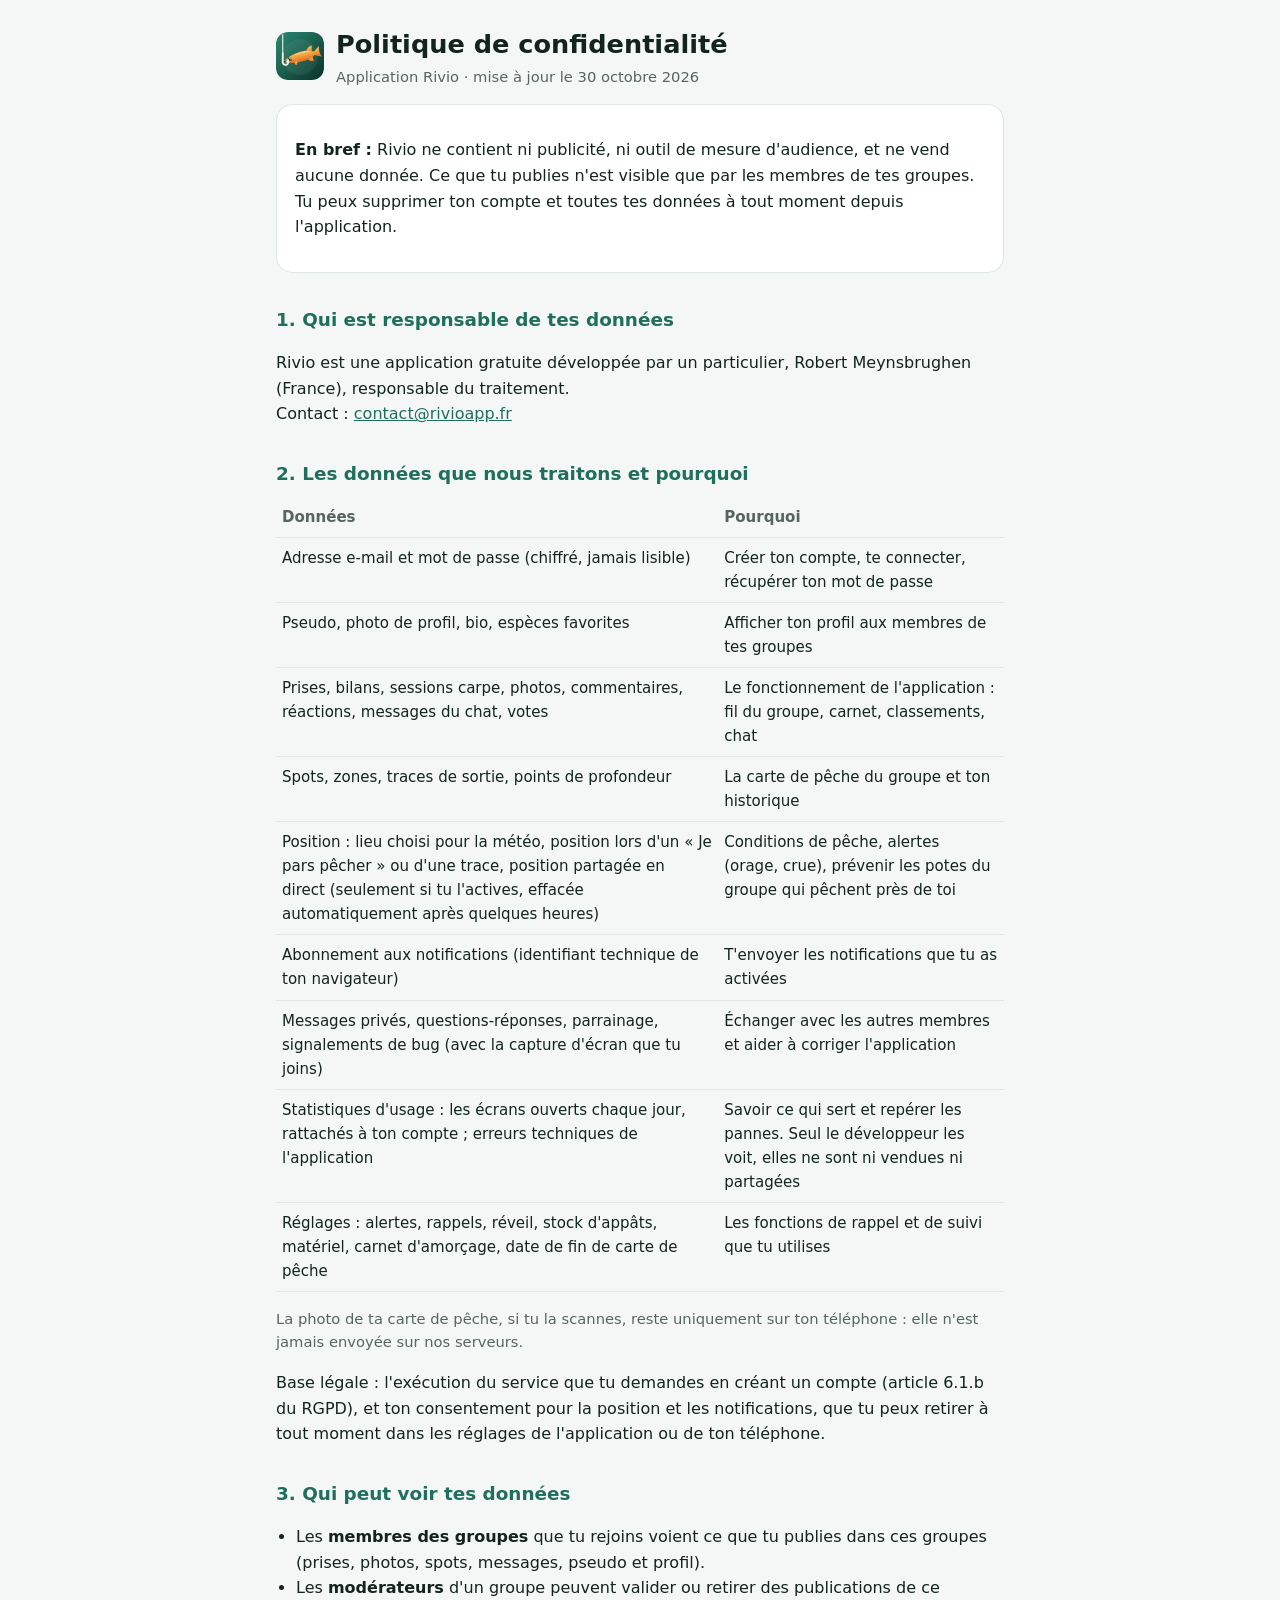
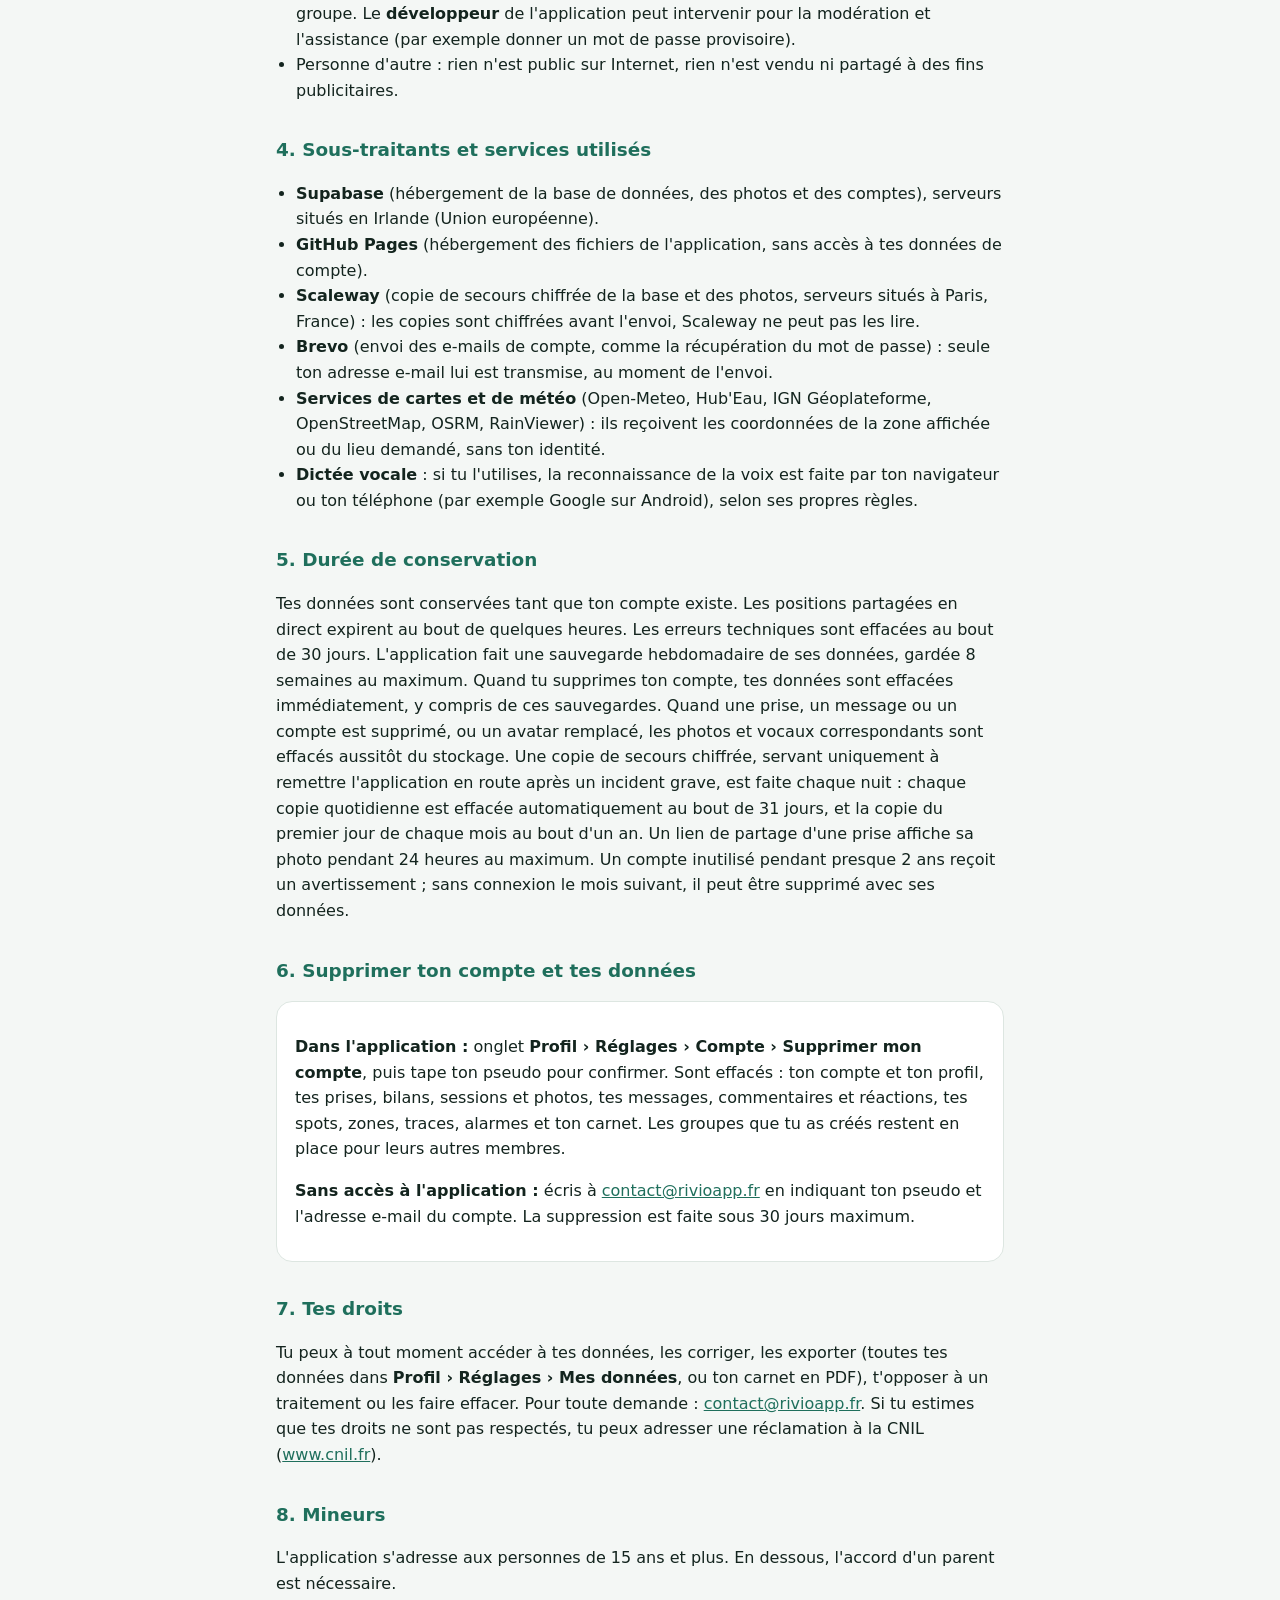
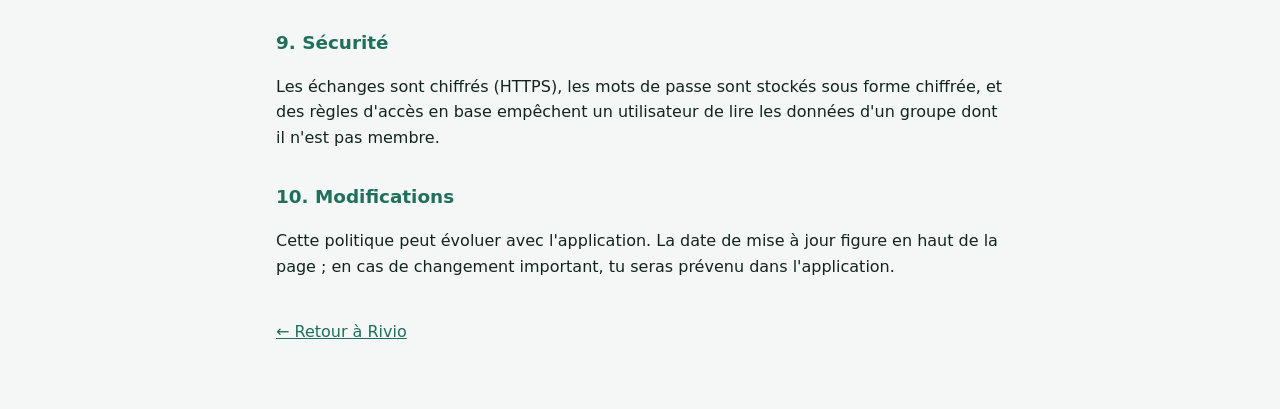
<file: confidentialite.html>
<!doctype html>
<html lang="fr">
<head>
<meta charset="utf-8">
<meta name="viewport" content="width=device-width, initial-scale=1">
<title>Confidentialité · Rivio</title>
<meta name="description" content="Politique de confidentialité de l'application Rivio et suppression de compte.">
<link rel="icon" href="icon-192.png">
<style>
:root{--bg:#f4f7f5;--fg:#13241e;--muted:#56665f;--accent:#1f6f5c;--card:#fff;--line:#dde6e1}
@media (prefers-color-scheme:dark){:root{--bg:#0b1a15;--fg:#e8f0ec;--muted:#9fb2a9;--accent:#5fc3a5;--card:#12251e;--line:#22382f}}
*{box-sizing:border-box}
body{margin:0;background:var(--bg);color:var(--fg);font:16px/1.6 system-ui,-apple-system,"Segoe UI",Roboto,sans-serif}
main{max-width:760px;margin:0 auto;padding:24px 16px 64px}
header{display:flex;align-items:center;gap:12px;margin-bottom:8px}
header img{width:48px;height:48px;border-radius:12px}
h1{font-size:1.6rem;margin:0}
h2{font-size:1.15rem;margin:32px 0 8px;color:var(--accent)}
p,li{color:var(--fg)}
.muted{color:var(--muted);font-size:.92rem}
.card{background:var(--card);border:1px solid var(--line);border-radius:16px;padding:16px 18px;margin:16px 0}
table{width:100%;border-collapse:collapse;font-size:.94rem}
th,td{text-align:left;vertical-align:top;padding:8px 6px;border-bottom:1px solid var(--line)}
th{color:var(--muted);font-weight:600}
a{color:var(--accent)}
ul{padding-left:20px}
.back{display:inline-block;margin-top:24px}
</style>
</head>
<body>
<main>
<header><img src="icon-192.png" alt=""><div><h1>Politique de confidentialité</h1><div class="muted">Application Rivio · mise à jour le 30 octobre 2026</div></div></header>

<div class="card">
<p><b>En bref :</b> Rivio ne contient ni publicité, ni outil de mesure d'audience, et ne vend aucune donnée. Ce que tu publies n'est visible que par les membres de tes groupes. Tu peux supprimer ton compte et toutes tes données à tout moment depuis l'application.</p>
</div>

<h2>1. Qui est responsable de tes données</h2>
<p>Rivio est une application gratuite développée par un particulier, Robert Meynsbrughen (France), responsable du traitement.<br>
Contact : <a href="mailto:contact@rivioapp.fr">contact@rivioapp.fr</a></p>

<h2>2. Les données que nous traitons et pourquoi</h2>
<table>
<tr><th>Données</th><th>Pourquoi</th></tr>
<tr><td>Adresse e-mail et mot de passe (chiffré, jamais lisible)</td><td>Créer ton compte, te connecter, récupérer ton mot de passe</td></tr>
<tr><td>Pseudo, photo de profil, bio, espèces favorites</td><td>Afficher ton profil aux membres de tes groupes</td></tr>
<tr><td>Prises, bilans, sessions carpe, photos, commentaires, réactions, messages du chat, votes</td><td>Le fonctionnement de l'application : fil du groupe, carnet, classements, chat</td></tr>
<tr><td>Spots, zones, traces de sortie, points de profondeur</td><td>La carte de pêche du groupe et ton historique</td></tr>
<tr><td>Position : lieu choisi pour la météo, position lors d'un « Je pars pêcher » ou d'une trace, position partagée en direct (seulement si tu l'actives, effacée automatiquement après quelques heures)</td><td>Conditions de pêche, alertes (orage, crue), prévenir les potes du groupe qui pêchent près de toi</td></tr>
<tr><td>Abonnement aux notifications (identifiant technique de ton navigateur)</td><td>T'envoyer les notifications que tu as activées</td></tr>
<tr><td>Messages privés, questions-réponses, parrainage, signalements de bug (avec la capture d'écran que tu joins)</td><td>Échanger avec les autres membres et aider à corriger l'application</td></tr>
<tr><td>Statistiques d'usage : les écrans ouverts chaque jour, rattachés à ton compte ; erreurs techniques de l'application</td><td>Savoir ce qui sert et repérer les pannes. Seul le développeur les voit, elles ne sont ni vendues ni partagées</td></tr>
<tr><td>Réglages : alertes, rappels, réveil, stock d'appâts, matériel, carnet d'amorçage, date de fin de carte de pêche</td><td>Les fonctions de rappel et de suivi que tu utilises</td></tr>
</table>
<p class="muted">La photo de ta carte de pêche, si tu la scannes, reste uniquement sur ton téléphone : elle n'est jamais envoyée sur nos serveurs.</p>
<p>Base légale : l'exécution du service que tu demandes en créant un compte (article 6.1.b du RGPD), et ton consentement pour la position et les notifications, que tu peux retirer à tout moment dans les réglages de l'application ou de ton téléphone.</p>

<h2>3. Qui peut voir tes données</h2>
<ul>
<li>Les <b>membres des groupes</b> que tu rejoins voient ce que tu publies dans ces groupes (prises, photos, spots, messages, pseudo et profil).</li>
<li>Les <b>modérateurs</b> d'un groupe peuvent valider ou retirer des publications de ce groupe. Le <b>développeur</b> de l'application peut intervenir pour la modération et l'assistance (par exemple donner un mot de passe provisoire).</li>
<li>Personne d'autre : rien n'est public sur Internet, rien n'est vendu ni partagé à des fins publicitaires.</li>
</ul>

<h2>4. Sous-traitants et services utilisés</h2>
<ul>
<li><b>Supabase</b> (hébergement de la base de données, des photos et des comptes), serveurs situés en Irlande (Union européenne).</li>
<li><b>GitHub Pages</b> (hébergement des fichiers de l'application, sans accès à tes données de compte).</li>
<li><b>Scaleway</b> (copie de secours chiffrée de la base et des photos, serveurs situés à Paris, France) : les copies sont chiffrées avant l'envoi, Scaleway ne peut pas les lire.</li>
<li><b>Brevo</b> (envoi des e-mails de compte, comme la récupération du mot de passe) : seule ton adresse e-mail lui est transmise, au moment de l'envoi.</li>
<li><b>Services de cartes et de météo</b> (Open-Meteo, Hub'Eau, IGN Géoplateforme, OpenStreetMap, OSRM, RainViewer) : ils reçoivent les coordonnées de la zone affichée ou du lieu demandé, sans ton identité.</li>
<li><b>Dictée vocale</b> : si tu l'utilises, la reconnaissance de la voix est faite par ton navigateur ou ton téléphone (par exemple Google sur Android), selon ses propres règles.</li>
</ul>

<h2>5. Durée de conservation</h2>
<p>Tes données sont conservées tant que ton compte existe. Les positions partagées en direct expirent au bout de quelques heures. Les erreurs techniques sont effacées au bout de 30 jours. L'application fait une sauvegarde hebdomadaire de ses données, gardée 8 semaines au maximum. Quand tu supprimes ton compte, tes données sont effacées immédiatement, y compris de ces sauvegardes. Quand une prise, un message ou un compte est supprimé, ou un avatar remplacé, les photos et vocaux correspondants sont effacés aussitôt du stockage. Une copie de secours chiffrée, servant uniquement à remettre l'application en route après un incident grave, est faite chaque nuit : chaque copie quotidienne est effacée automatiquement au bout de 31 jours, et la copie du premier jour de chaque mois au bout d'un an. Un lien de partage d'une prise affiche sa photo pendant 24 heures au maximum. Un compte inutilisé pendant presque 2 ans reçoit un avertissement ; sans connexion le mois suivant, il peut être supprimé avec ses données.</p>

<h2 id="suppression">6. Supprimer ton compte et tes données</h2>
<div class="card">
<p><b>Dans l'application :</b> onglet <b>Profil › Réglages › Compte › Supprimer mon compte</b>, puis tape ton pseudo pour confirmer. Sont effacés : ton compte et ton profil, tes prises, bilans, sessions et photos, tes messages, commentaires et réactions, tes spots, zones, traces, alarmes et ton carnet. Les groupes que tu as créés restent en place pour leurs autres membres.</p>
<p><b>Sans accès à l'application :</b> écris à <a href="mailto:contact@rivioapp.fr?subject=Suppression%20de%20mon%20compte%20Rivio">contact@rivioapp.fr</a> en indiquant ton pseudo et l'adresse e-mail du compte. La suppression est faite sous 30 jours maximum.</p>
</div>

<h2>7. Tes droits</h2>
<p>Tu peux à tout moment accéder à tes données, les corriger, les exporter (toutes tes données dans <b>Profil › Réglages › Mes données</b>, ou ton carnet en PDF), t'opposer à un traitement ou les faire effacer. Pour toute demande : <a href="mailto:contact@rivioapp.fr">contact@rivioapp.fr</a>. Si tu estimes que tes droits ne sont pas respectés, tu peux adresser une réclamation à la CNIL (<a href="https://www.cnil.fr">www.cnil.fr</a>).</p>

<h2>8. Mineurs</h2>
<p>L'application s'adresse aux personnes de 15 ans et plus. En dessous, l'accord d'un parent est nécessaire.</p>

<h2>9. Sécurité</h2>
<p>Les échanges sont chiffrés (HTTPS), les mots de passe sont stockés sous forme chiffrée, et des règles d'accès en base empêchent un utilisateur de lire les données d'un groupe dont il n'est pas membre.</p>

<h2>10. Modifications</h2>
<p>Cette politique peut évoluer avec l'application. La date de mise à jour figure en haut de la page ; en cas de changement important, tu seras prévenu dans l'application.</p>

<a class="back" href="./">← Retour à Rivio</a>
</main>
</body>
</html>
</file>
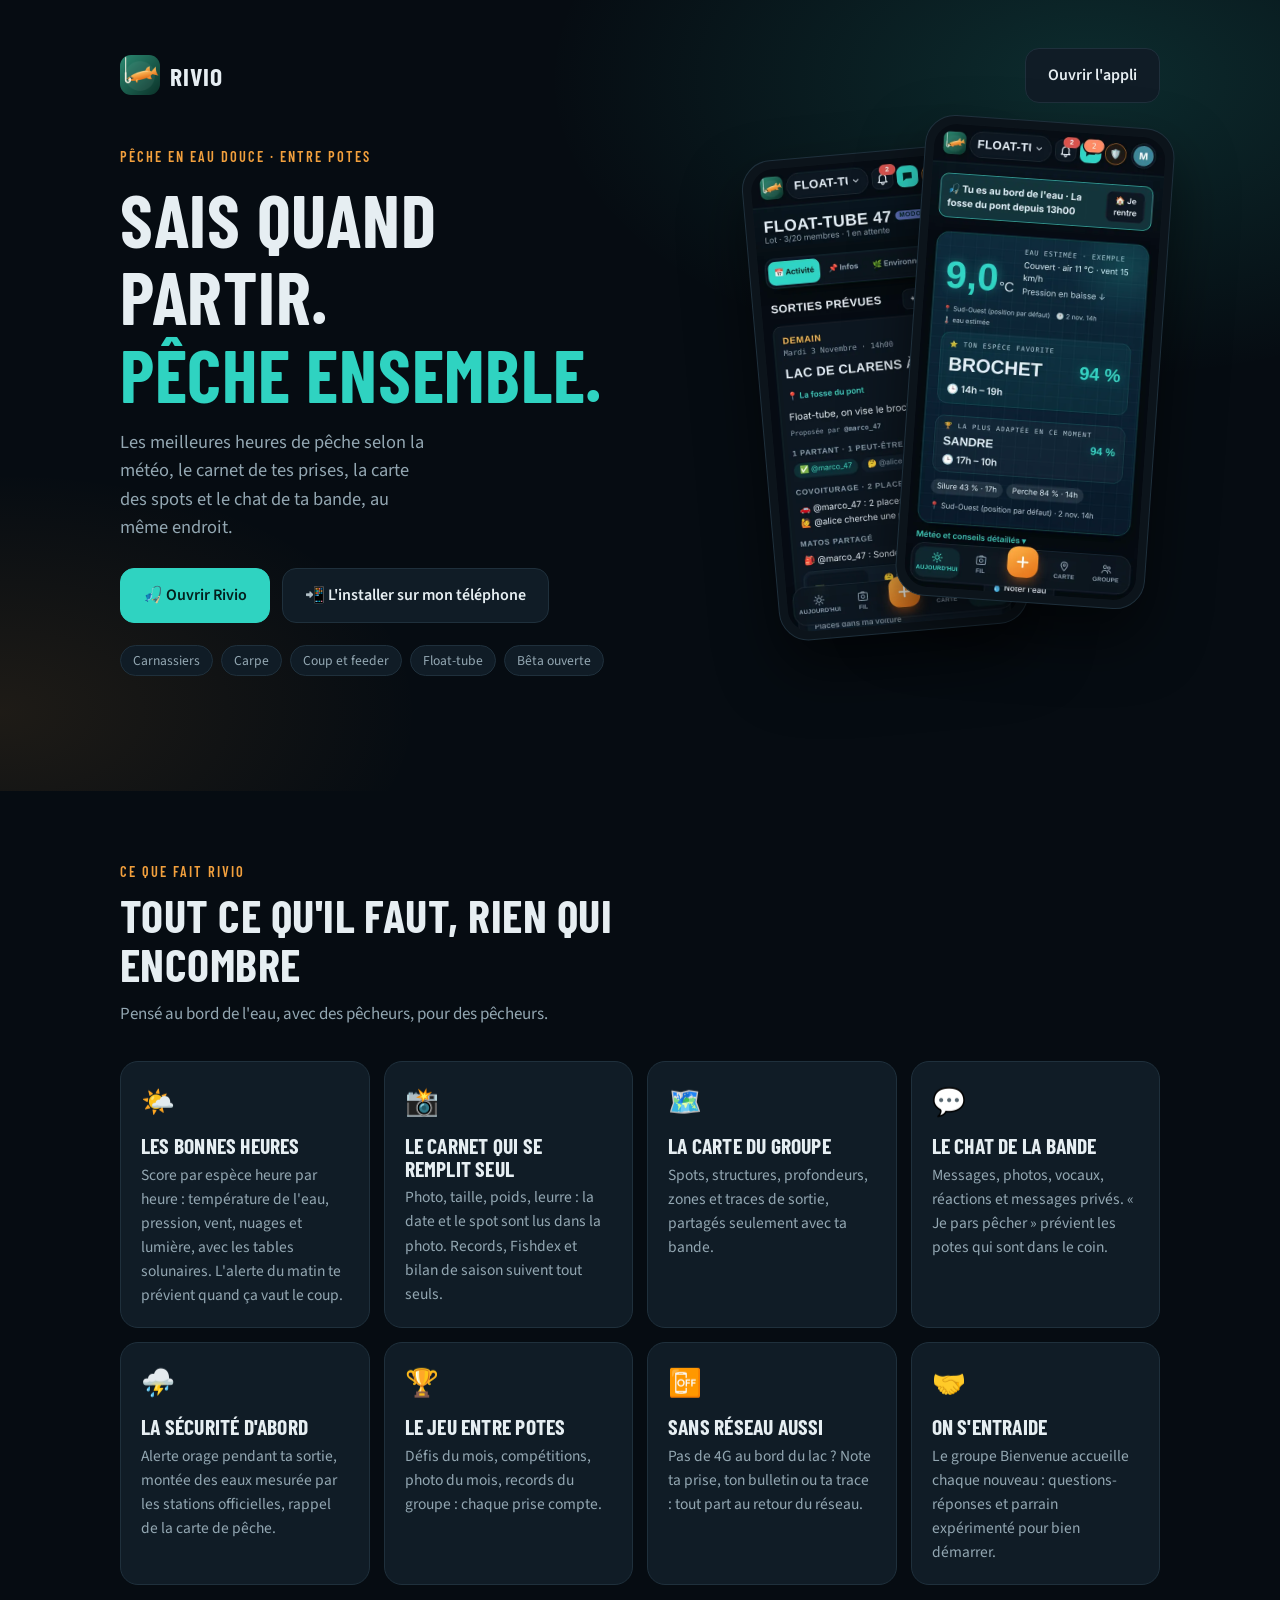
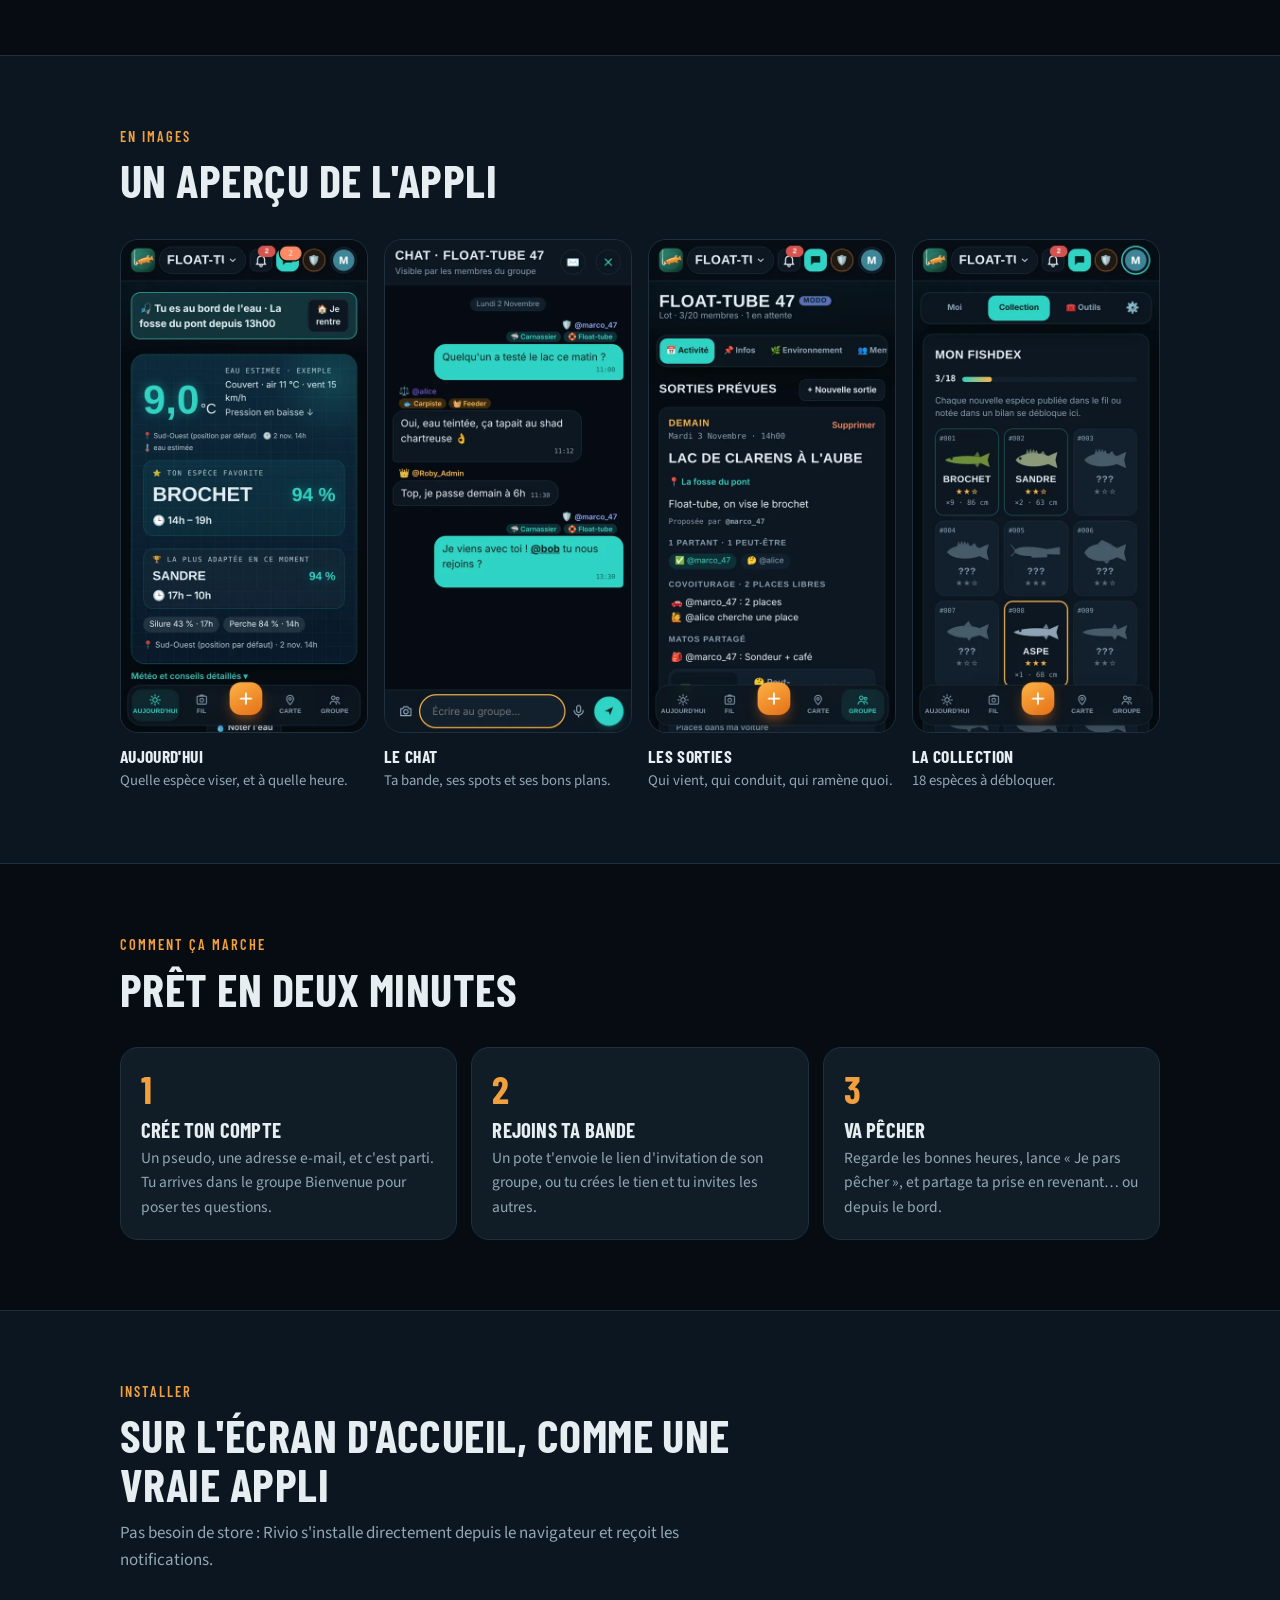
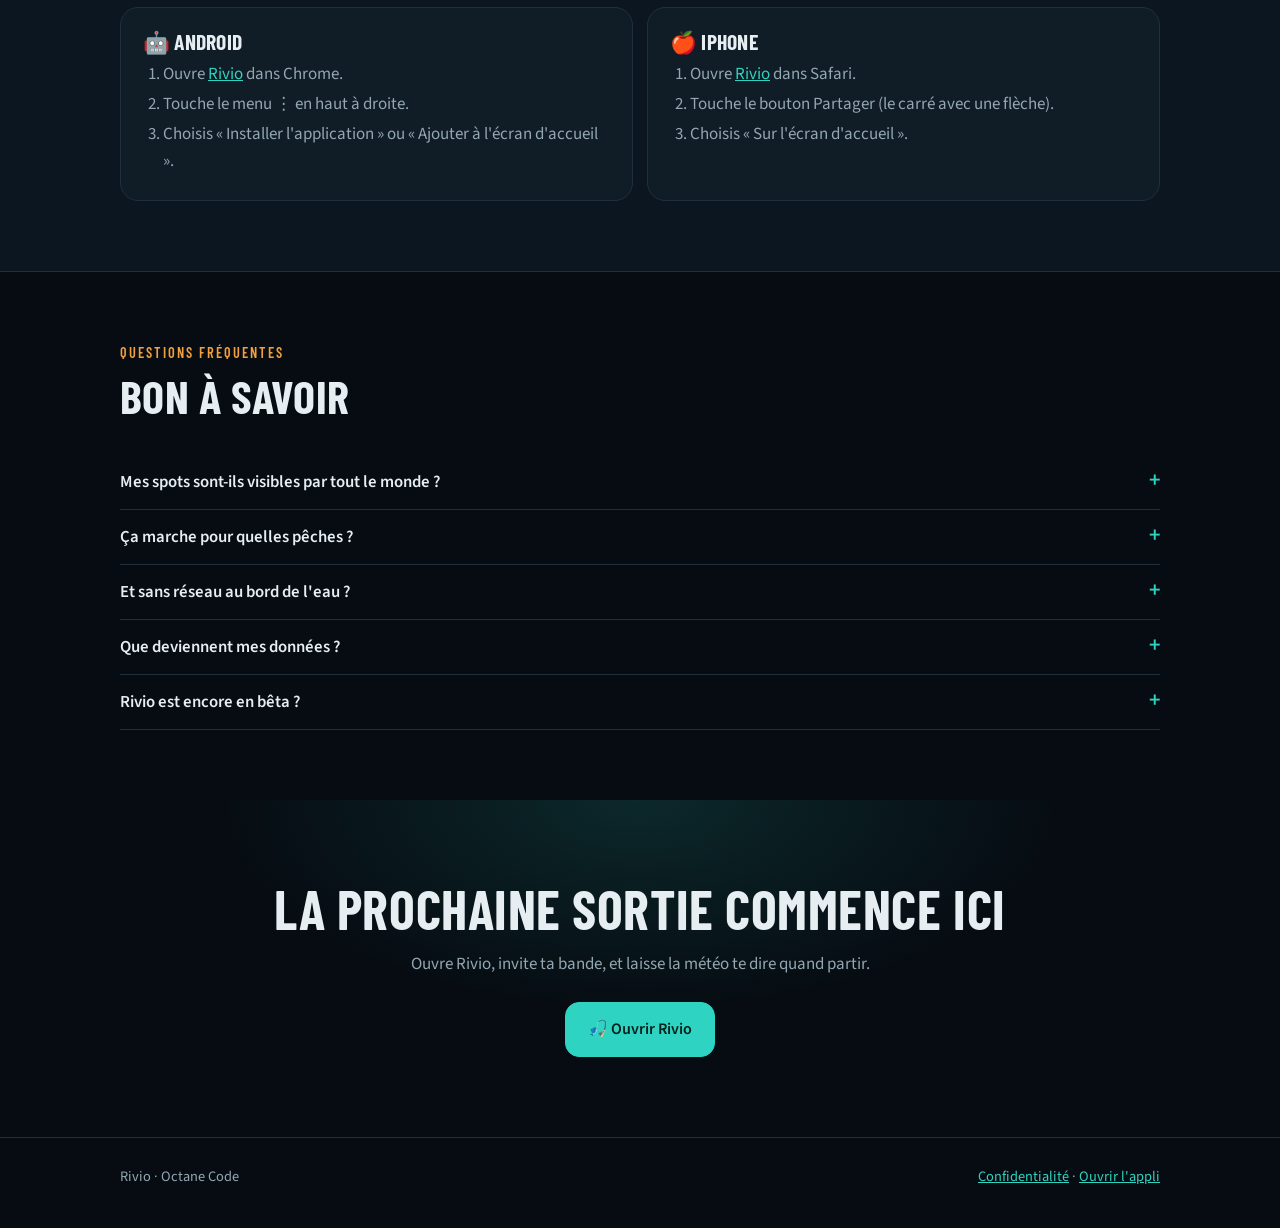
<file: decouvrir.html>
<!doctype html>
<html lang="fr">
<head>
<meta charset="utf-8">
<meta name="viewport" content="width=device-width,initial-scale=1,viewport-fit=cover">
<title>Rivio · l'appli de pêche entre potes</title>
<meta name="description" content="Rivio : les meilleures heures de pêche selon la météo, le carnet de tes prises, la carte des spots et le chat de ton groupe. Pour les pêcheurs d'eau douce, carnassiers, carpe et coup.">
<meta name="theme-color" content="#060c12">
<meta property="og:title" content="Rivio · l'appli de pêche entre potes">
<meta property="og:description" content="Météo de pêche, carnet, carte des spots et chat du groupe, au même endroit.">
<meta property="og:image" content="vitrine/aujourdhui.webp">
<meta property="og:type" content="website">
<link rel="icon" href="icon-192.png">
<link rel="preconnect" href="https://fonts.googleapis.com">
<link rel="preconnect" href="https://fonts.gstatic.com" crossorigin>
<link href="https://fonts.googleapis.com/css2?family=Barlow+Condensed:wght@600;700&family=Source+Sans+3:wght@400;600&display=swap" rel="stylesheet">
<style>
:root{
  --bg:#060c12; --bg2:#0b1620; --surface:#101c26; --line:#1f303c; --fg:#e6eef2; --muted:#93a7b2;
  --accent:#2fd3c1; --accent-soft:#0f3a37; --amber:#f2a03d; --amber-soft:#3a2810;
  --f-d:"Barlow Condensed","Arial Narrow",sans-serif; --f-b:"Source Sans 3",system-ui,sans-serif;
}
*{box-sizing:border-box}
html{scroll-behavior:smooth}
body{margin:0;background:var(--bg);color:var(--fg);font-family:var(--f-b);font-size:17px;line-height:1.55;-webkit-font-smoothing:antialiased}
a{color:var(--accent)}
.wrap{max-width:1080px;margin:0 auto;padding:0 20px}
h1,h2,h3{font-family:var(--f-d);text-transform:uppercase;letter-spacing:.01em;line-height:1.05;margin:0}
.kicker{font-family:var(--f-d);font-weight:600;letter-spacing:.14em;text-transform:uppercase;color:var(--amber);font-size:.9rem}
.btn{display:inline-flex;align-items:center;gap:8px;padding:14px 22px;border-radius:14px;font-weight:600;text-decoration:none;font-size:1rem;border:1px solid var(--line);color:var(--fg);background:var(--surface)}
.btn.primary{background:var(--accent);border-color:var(--accent);color:#04201d}
.btn:focus-visible{outline:3px solid var(--amber);outline-offset:2px}
/* en-tête */
header.top{display:flex;align-items:center;justify-content:space-between;padding:18px 0}
.brand{display:flex;align-items:center;gap:10px;text-decoration:none;color:var(--fg)}
.brand img{width:40px;height:40px;border-radius:11px}
.brand b{font-family:var(--f-d);font-size:1.6rem;letter-spacing:.04em;text-transform:uppercase}
/* héros */
.hero{position:relative;overflow-x:clip;padding:30px 0 90px;background:radial-gradient(900px 500px at 85% 10%,rgba(47,211,193,.16),transparent 60%),radial-gradient(700px 400px at 0% 90%,rgba(242,160,61,.10),transparent 60%)}
.hero-grid{display:grid;grid-template-columns:1.05fr .95fr;gap:40px;align-items:center}
.hero h1{font-size:clamp(2.6rem,7vw,4.6rem);margin:12px 0 16px}
.hero h1 em{font-style:normal;color:var(--accent)}
.hero p.lead{font-size:1.15rem;color:var(--muted);max-width:34ch;margin:0 0 26px}
.cta{display:flex;flex-wrap:wrap;gap:12px}
.badges{display:flex;flex-wrap:wrap;gap:8px;margin-top:22px}
.badges span{font-size:.85rem;padding:4px 12px;border-radius:99px;background:var(--surface);border:1px solid var(--line);color:var(--muted)}
.phones{position:relative;height:580px}
.phone{position:absolute;width:250px;border-radius:30px;padding:8px;background:#0c141b;border:1px solid var(--line);box-shadow:0 30px 60px rgba(0,0,0,.55)}
.phone img{display:block;width:100%;height:auto;border-radius:23px}
.phone.a{right:150px;top:30px;transform:rotate(-5deg)}
.phone.b{right:0;top:0;transform:rotate(4deg)}
/* sections */
section{padding:70px 0}
section.alt{background:var(--bg2);border-top:1px solid var(--line);border-bottom:1px solid var(--line)}
.sec-head{max-width:640px;margin-bottom:34px}
.sec-head h2{font-size:clamp(2rem,5vw,2.9rem);margin-top:8px}
.sec-head p{color:var(--muted);margin:12px 0 0}
.features{display:grid;grid-template-columns:repeat(auto-fit,minmax(230px,1fr));gap:14px}
.feat{background:var(--surface);border:1px solid var(--line);border-radius:18px;padding:20px}
.feat .ic{font-size:1.7rem}
.feat h3{font-size:1.35rem;margin:10px 0 6px}
.feat p{margin:0;color:var(--muted);font-size:.97rem}
.shots{display:grid;grid-template-columns:repeat(4,1fr);gap:16px}
.shot{margin:0}
.shot img{width:100%;height:auto;border-radius:18px;border:1px solid var(--line);display:block}
.shot figcaption{margin-top:10px;font-size:.92rem;color:var(--muted)}
.shot figcaption b{color:var(--fg);display:block;font-family:var(--f-d);text-transform:uppercase;font-size:1.1rem;letter-spacing:.02em}
.steps{display:grid;grid-template-columns:repeat(3,1fr);gap:14px;counter-reset:s}
.step{position:relative;padding:22px 20px 20px;border-radius:18px;background:var(--surface);border:1px solid var(--line)}
.step:before{counter-increment:s;content:counter(s);font-family:var(--f-d);font-weight:700;font-size:2.4rem;color:var(--amber);line-height:1}
.step h3{font-size:1.3rem;margin:6px 0}
.step p{margin:0;color:var(--muted);font-size:.97rem}
.install{display:grid;grid-template-columns:1fr 1fr;gap:14px}
.install .card{padding:22px;border-radius:18px;background:var(--surface);border:1px solid var(--line)}
.install h3{font-size:1.35rem;margin-bottom:8px}
.install ol{margin:0;padding-left:20px;color:var(--muted)}
.install li{margin:4px 0}
.faq details{border-bottom:1px solid var(--line);padding:14px 0}
.faq summary{cursor:pointer;font-weight:600;font-size:1.05rem;list-style:none;display:flex;justify-content:space-between;gap:12px}
.faq summary::after{content:"+";color:var(--accent);font-size:1.4rem;line-height:1}
.faq details[open] summary::after{content:"–"}
.faq p{color:var(--muted);margin:10px 0 0}
.final{text-align:center;padding:80px 0;background:radial-gradient(600px 300px at 50% 0%,rgba(47,211,193,.14),transparent 70%)}
.final h2{font-size:clamp(2.2rem,6vw,3.4rem);margin-bottom:14px}
.final p{color:var(--muted);margin:0 0 24px}
footer{padding:28px 0 40px;color:var(--muted);font-size:.9rem;border-top:1px solid var(--line)}
footer .wrap{display:flex;flex-wrap:wrap;justify-content:space-between;gap:10px}
@media (max-width:860px){
  .hero-grid{grid-template-columns:1fr}
  .phones{height:420px;max-width:420px;margin:0 auto;width:100%}
  .phone{width:190px}
  .phone.a{right:auto;left:14px;top:20px}
  .phone.b{right:0}
  .shots{grid-template-columns:repeat(2,1fr)}
  .steps,.install{grid-template-columns:1fr}
  section{padding:54px 0}
}
@media (max-width:420px){ .phone{width:165px} .phones{height:360px} }
@media (prefers-reduced-motion:reduce){ html{scroll-behavior:auto} }
</style>
</head>
<body>
<div class="hero">
  <div class="wrap">
    <header class="top">
      <a class="brand" href="./decouvrir.html"><img src="logo-96.png" alt=""><b>Rivio</b></a>
      <a class="btn" href="./">Ouvrir l'appli</a>
    </header>
    <div class="hero-grid">
      <div>
        <div class="kicker">Pêche en eau douce · entre potes</div>
        <h1>Sais quand partir.<br><em>Pêche ensemble.</em></h1>
        <p class="lead">Les meilleures heures de pêche selon la météo, le carnet de tes prises, la carte des spots et le chat de ta bande, au même endroit.</p>
        <div class="cta">
          <a class="btn primary" href="./">🎣 Ouvrir Rivio</a>
          <a class="btn" href="#installer">📲 L'installer sur mon téléphone</a>
        </div>
        <div class="badges"><span>Carnassiers</span><span>Carpe</span><span>Coup et feeder</span><span>Float-tube</span><span>Bêta ouverte</span></div>
      </div>
      <div class="phones" aria-hidden="true">
        <div class="phone a"><img src="vitrine/groupe.webp" alt="" width="520" height="1040" loading="eager"></div>
        <div class="phone b"><img src="vitrine/aujourdhui.webp" alt="" width="520" height="1040" loading="eager"></div>
      </div>
    </div>
  </div>
</div>

<section>
  <div class="wrap">
    <div class="sec-head"><div class="kicker">Ce que fait Rivio</div><h2>Tout ce qu'il faut, rien qui encombre</h2><p>Pensé au bord de l'eau, avec des pêcheurs, pour des pêcheurs.</p></div>
    <div class="features">
      <div class="feat"><div class="ic">🌤️</div><h3>Les bonnes heures</h3><p>Score par espèce heure par heure : température de l'eau, pression, vent, nuages et lumière, avec les tables solunaires. L'alerte du matin te prévient quand ça vaut le coup.</p></div>
      <div class="feat"><div class="ic">📸</div><h3>Le carnet qui se remplit seul</h3><p>Photo, taille, poids, leurre : la date et le spot sont lus dans la photo. Records, Fishdex et bilan de saison suivent tout seuls.</p></div>
      <div class="feat"><div class="ic">🗺️</div><h3>La carte du groupe</h3><p>Spots, structures, profondeurs, zones et traces de sortie, partagés seulement avec ta bande.</p></div>
      <div class="feat"><div class="ic">💬</div><h3>Le chat de la bande</h3><p>Messages, photos, vocaux, réactions et messages privés. « Je pars pêcher » prévient les potes qui sont dans le coin.</p></div>
      <div class="feat"><div class="ic">⛈️</div><h3>La sécurité d'abord</h3><p>Alerte orage pendant ta sortie, montée des eaux mesurée par les stations officielles, rappel de la carte de pêche.</p></div>
      <div class="feat"><div class="ic">🏆</div><h3>Le jeu entre potes</h3><p>Défis du mois, compétitions, photo du mois, records du groupe : chaque prise compte.</p></div>
      <div class="feat"><div class="ic">📴</div><h3>Sans réseau aussi</h3><p>Pas de 4G au bord du lac ? Note ta prise, ton bulletin ou ta trace : tout part au retour du réseau.</p></div>
      <div class="feat"><div class="ic">🤝</div><h3>On s'entraide</h3><p>Le groupe Bienvenue accueille chaque nouveau : questions-réponses et parrain expérimenté pour bien démarrer.</p></div>
    </div>
  </div>
</section>

<section class="alt">
  <div class="wrap">
    <div class="sec-head"><div class="kicker">En images</div><h2>Un aperçu de l'appli</h2></div>
    <div class="shots">
      <figure class="shot"><img src="vitrine/aujourdhui.webp" alt="Écran Aujourd'hui : température de l'eau et pourcentage de réussite par espèce" width="520" height="1040" loading="lazy"><figcaption><b>Aujourd'hui</b>Quelle espèce viser, et à quelle heure.</figcaption></figure>
      <figure class="shot"><img src="vitrine/chat.webp" alt="Chat du groupe avec les types de pêche de chaque membre" width="520" height="1040" loading="lazy"><figcaption><b>Le chat</b>Ta bande, ses spots et ses bons plans.</figcaption></figure>
      <figure class="shot"><img src="vitrine/groupe.webp" alt="Sortie prévue avec participants et covoiturage" width="520" height="1040" loading="lazy"><figcaption><b>Les sorties</b>Qui vient, qui conduit, qui ramène quoi.</figcaption></figure>
      <figure class="shot"><img src="vitrine/collection.webp" alt="Fishdex : collection des espèces prises" width="520" height="1040" loading="lazy"><figcaption><b>La collection</b>18 espèces à débloquer.</figcaption></figure>
    </div>
  </div>
</section>

<section>
  <div class="wrap">
    <div class="sec-head"><div class="kicker">Comment ça marche</div><h2>Prêt en deux minutes</h2></div>
    <div class="steps">
      <div class="step"><h3>Crée ton compte</h3><p>Un pseudo, une adresse e-mail, et c'est parti. Tu arrives dans le groupe Bienvenue pour poser tes questions.</p></div>
      <div class="step"><h3>Rejoins ta bande</h3><p>Un pote t'envoie le lien d'invitation de son groupe, ou tu crées le tien et tu invites les autres.</p></div>
      <div class="step"><h3>Va pêcher</h3><p>Regarde les bonnes heures, lance « Je pars pêcher », et partage ta prise en revenant… ou depuis le bord.</p></div>
    </div>
  </div>
</section>

<section class="alt" id="installer">
  <div class="wrap">
    <div class="sec-head"><div class="kicker">Installer</div><h2>Sur l'écran d'accueil, comme une vraie appli</h2><p>Pas besoin de store : Rivio s'installe directement depuis le navigateur et reçoit les notifications.</p></div>
    <div class="install">
      <div class="card"><h3>🤖 Android</h3><ol><li>Ouvre <a href="./">Rivio</a> dans Chrome.</li><li>Touche le menu ⋮ en haut à droite.</li><li>Choisis « Installer l'application » ou « Ajouter à l'écran d'accueil ».</li></ol></div>
      <div class="card"><h3>🍎 iPhone</h3><ol><li>Ouvre <a href="./">Rivio</a> dans Safari.</li><li>Touche le bouton Partager (le carré avec une flèche).</li><li>Choisis « Sur l'écran d'accueil ».</li></ol></div>
    </div>
  </div>
</section>

<section class="faq">
  <div class="wrap">
    <div class="sec-head"><div class="kicker">Questions fréquentes</div><h2>Bon à savoir</h2></div>
    <details><summary>Mes spots sont-ils visibles par tout le monde ?</summary><p>Non. Ce que tu publies n'est visible que par les membres des groupes où tu le publies. Rien n'est public sur Internet.</p></details>
    <details><summary>Ça marche pour quelles pêches ?</summary><p>La pêche en eau douce : carnassiers (brochet, sandre, perche, black-bass, silure), carpe, coup, feeder, truite… Les conseils couvrent 7 espèces et le Fishdex en compte 18.</p></details>
    <details><summary>Et sans réseau au bord de l'eau ?</summary><p>Tu peux noter tes prises, bilans, bulletins d'eau, traces et relevés : ils sont gardés sur le téléphone et envoyés dès que le réseau revient.</p></details>
    <details><summary>Que deviennent mes données ?</summary><p>Elles sont hébergées dans l'Union européenne, jamais vendues ni utilisées pour de la publicité. Tu peux les télécharger ou supprimer ton compte à tout moment depuis l'appli. Tout est détaillé dans la <a href="confidentialite.html">page Confidentialité</a>.</p></details>
    <details><summary>Rivio est encore en bêta ?</summary><p>Oui : l'appli évolue chaque semaine avec les retours des pêcheurs. Un souci ? Profil › Réglages › Signaler un bug.</p></details>
  </div>
</section>

<div class="final">
  <div class="wrap">
    <h2>La prochaine sortie commence ici</h2>
    <p>Ouvre Rivio, invite ta bande, et laisse la météo te dire quand partir.</p>
    <a class="btn primary" href="./">🎣 Ouvrir Rivio</a>
  </div>
</div>

<footer>
  <div class="wrap"><span>Rivio · Octane Code</span><span><a href="confidentialite.html">Confidentialité</a> · <a href="./">Ouvrir l'appli</a></span></div>
</footer>
</body>
</html>
</file>
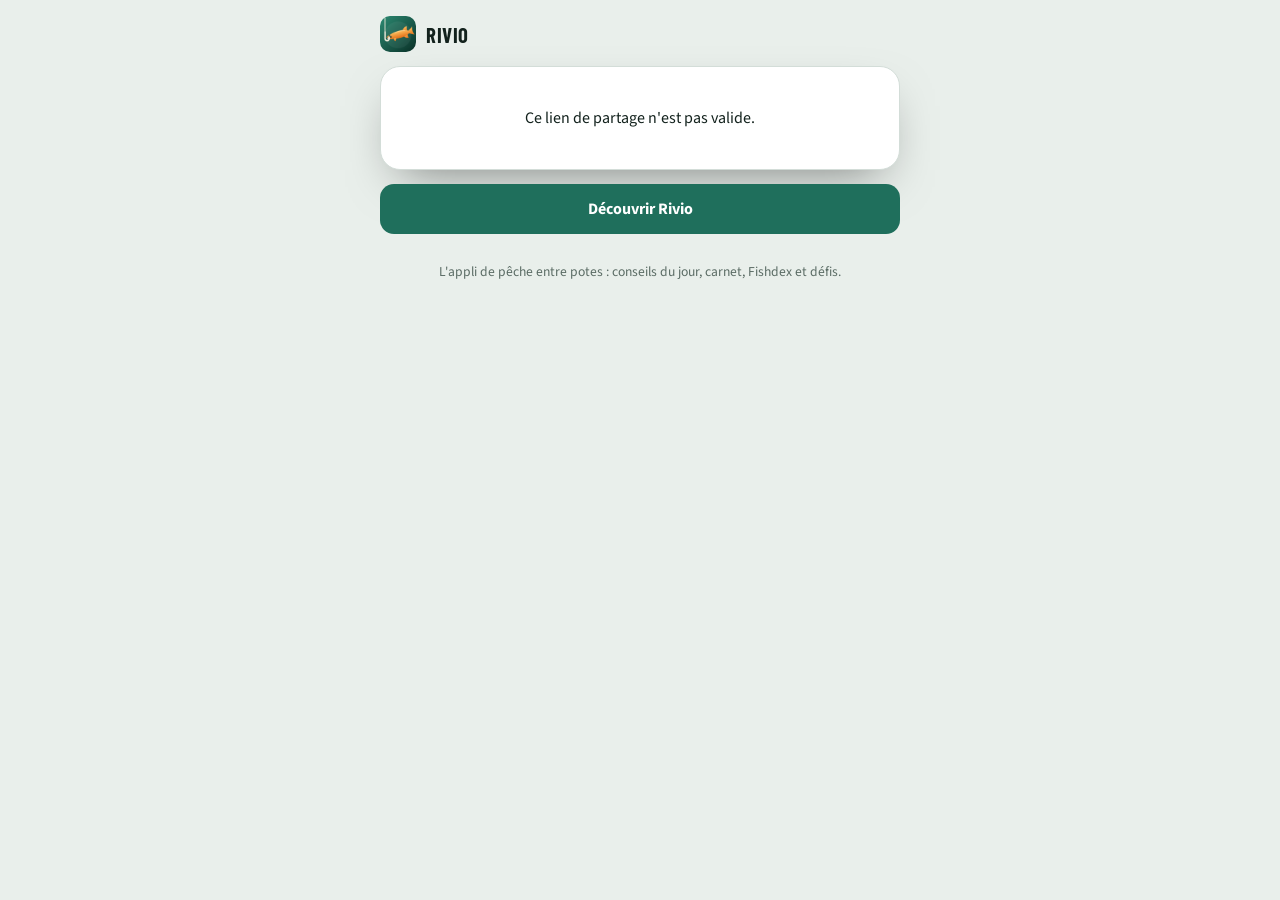
<file: share.html>
<!doctype html>
<html lang="fr">
<head>
<meta charset="utf-8">
<meta name="viewport" content="width=device-width, initial-scale=1">
<title>Une prise partagée · Rivio</title>
<meta name="description" content="Une belle prise partagée depuis Rivio, l'appli de pêche entre potes.">
<meta property="og:title" content="Une belle prise · Rivio">
<meta property="og:image" content="icon-512.png">
<link rel="icon" href="logo.svg" type="image/svg+xml">
<link rel="preconnect" href="https://fonts.googleapis.com">
<link href="https://fonts.googleapis.com/css2?family=Barlow+Condensed:wght@600;700&family=JetBrains+Mono:wght@500&family=Source+Sans+3:wght@400;600&display=swap" rel="stylesheet">
<style>
:root{--bg:#0f1a17;--surface:#15201d;--line:#26352f;--fg:#f1f5f2;--muted:#9fb3ab;--amber:#e7a650;--accent:#2c8b73}
@media (prefers-color-scheme: light){:root{--bg:#e9efeb;--surface:#fff;--line:#d3ddd8;--fg:#13221d;--muted:#5b6c65;--amber:#c27a22;--accent:#1f6f5c}}
*{box-sizing:border-box}
body{margin:0;background:var(--bg);color:var(--fg);font-family:"Source Sans 3",system-ui,sans-serif;min-height:100vh;display:flex;justify-content:center;padding:16px}
main{width:100%;max-width:520px;display:flex;flex-direction:column;gap:14px}
.brand{display:flex;align-items:center;gap:10px;font-family:"Barlow Condensed",sans-serif;font-weight:700;font-size:1.3rem;text-transform:uppercase;letter-spacing:.03em}
.brand img{width:36px;height:36px;border-radius:10px}
.card{background:var(--surface);border:1px solid var(--line);border-radius:20px;overflow:hidden;box-shadow:0 20px 50px -20px rgba(0,0,0,.5)}
.photos{display:flex;overflow-x:auto;scroll-snap-type:x mandatory}
.photos img{width:100%;flex:0 0 100%;max-height:70vh;object-fit:cover;scroll-snap-align:center}
.body{padding:18px;display:flex;flex-direction:column;gap:10px}
.top{display:flex;justify-content:space-between;align-items:flex-end;gap:12px}
.sp{font-family:"Barlow Condensed",sans-serif;font-weight:700;font-size:2.6rem;line-height:.95;text-transform:uppercase;margin:0}
.size{font-family:"Barlow Condensed",sans-serif;font-weight:700;font-size:3.4rem;line-height:.85;color:var(--amber);text-align:right}
.size small{display:block;font-family:"JetBrains Mono",monospace;font-size:.8rem;letter-spacing:.12em}
.meta{font-family:"JetBrains Mono",monospace;font-size:.8rem;color:var(--muted)}
.bait{background:color-mix(in srgb,var(--amber) 18%,transparent);border-radius:12px;padding:10px 12px}
.bait b{display:block;font-family:"Barlow Condensed",sans-serif;text-transform:uppercase;letter-spacing:.08em;font-size:.8rem;color:var(--amber)}
.cta{display:block;text-align:center;background:var(--accent);color:#fff;text-decoration:none;font-weight:700;padding:14px;border-radius:14px}
.note{color:var(--muted);text-align:center;font-size:.85rem}
.err{text-align:center;padding:40px 16px}
</style>
</head>
<body>
<main>
  <div class="brand"><img src="icon-192.png" alt=""> Rivio</div>
  <div id="out"><p class="note">Chargement de la prise…</p></div>
  <a class="cta" href="./">Découvrir Rivio</a>
  <p class="note">L'appli de pêche entre potes : conseils du jour, carnet, Fishdex et défis.</p>
</main>
<script src="config.js"></script>
<script>
(async function(){
  const out=document.getElementById("out");
  const t=new URLSearchParams(location.search).get("t")||"";
  const C=window.CDJ_CONFIG||{};
  const mk=(tag,cls,text)=>{ const e=document.createElement(tag); if(cls) e.className=cls; if(text!=null) e.textContent=text; return e; };
  const fail=m=>{ out.innerHTML=""; out.append(mk("div","card err",m)); };
  if(!/^[0-9a-f-]{36}$/i.test(t)) return fail("Ce lien de partage n'est pas valide.");
  try{
    const r=await fetch(C.SUPABASE_URL+"/functions/v1/share?t="+encodeURIComponent(t),{headers:{apikey:C.SUPABASE_KEY,Authorization:"Bearer "+C.SUPABASE_KEY}});
    const d=await r.json();
    if(!r.ok||d.error) return fail(r.status===404?"Cette prise n'est plus partagée.":"Impossible d'afficher cette prise pour le moment.");
    out.innerHTML="";
    const card=mk("article","card");
    if(d.photos&&d.photos.length){ const ph=mk("div","photos"); d.photos.forEach((u,i)=>{ const im=mk("img"); im.src=u; im.alt=(d.species||"Prise")+" (photo "+(i+1)+")"; ph.append(im); }); card.append(ph); }
    const b=mk("div","body"); const top=mk("div","top");
    top.append(mk("h1","sp",d.species||"Belle prise"));
    if(d.length_cm||d.weight_kg){ const s=mk("div","size",d.length_cm?String(d.length_cm).replace(".",","):String(d.weight_kg).replace(".",",")); s.append(mk("small",null,d.length_cm?"cm"+(d.weight_kg?" · "+String(d.weight_kg).replace(".",",")+" kg":""):"kg")); top.append(s); }
    b.append(top);
    const date=new Date(d.date).toLocaleDateString("fr-FR",{day:"numeric",month:"long",year:"numeric"});
    b.append(mk("div","meta","@"+d.username+" · "+date+(d.group?" · "+d.group:"")+(d.spot?" · 📍 "+d.spot:"")));
    if(d.bait){ const x=mk("div","bait"); x.append(mk("b",null,"Appât et amorçage"), d.bait); b.append(x); }
    if(d.caption) b.append(mk("p",null,d.caption));
    card.append(b); out.append(card);
    document.title=(d.species||"Une prise")+(d.length_cm?" de "+String(d.length_cm).replace(".",",")+" cm":"")+" · Rivio";
  }catch(e){ fail("Pas de connexion réseau."); }
})();
</script>
</body>
</html>
</file>
